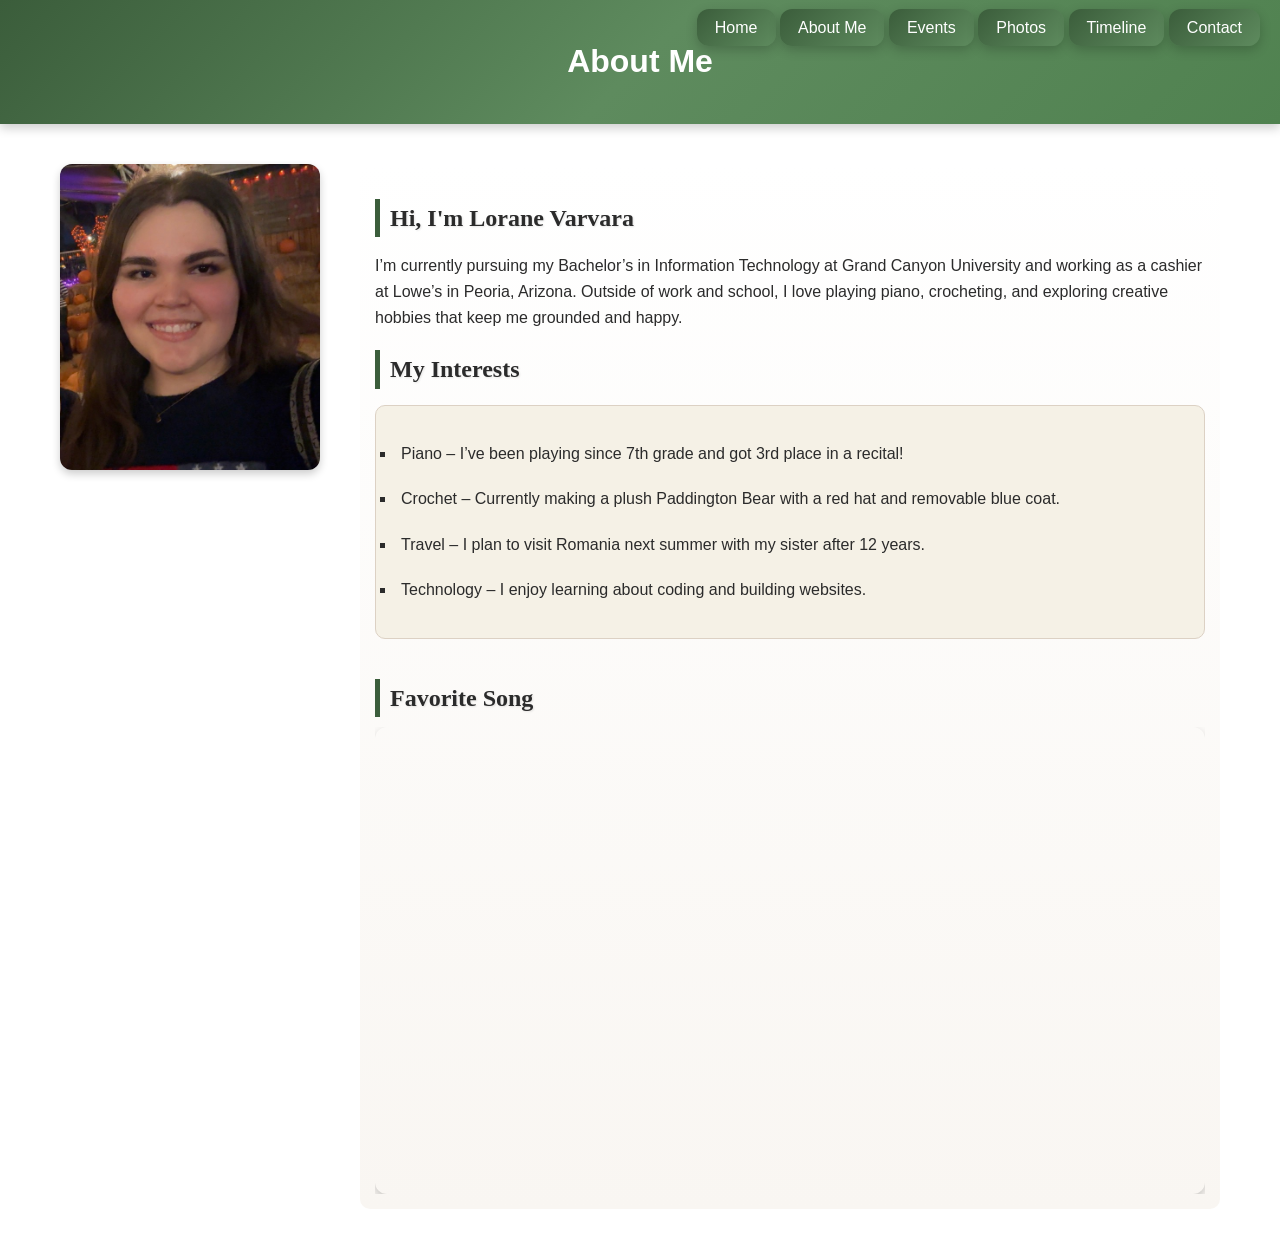
<file: cst-120-assignment/about.html>
<!DOCTYPE html>
<html lang="en">
<head>
  <meta charset="UTF-8">
  <meta name="viewport" content="width=device-width, initial-scale=1.0">
  <title>About Me</title>
  <link href="https://fonts.googleapis.com/css2?family=Poppins:wght@400;600&display=swap" rel="stylesheet">
  <link rel="stylesheet" href="style.css">
</head>

<body class="about">
  <header role="banner">
    <h1>About Me</h1>
    <nav aria-label="Main navigation">
      <a href="home.html">Home</a>
      <a href="about.html">About Me</a>
      <a href="events.html">Events</a>
      <a href="photos.html">Photos</a>
      <a href="timeline.html">Timeline</a>
      <a href="contact.html">Contact</a>
    </nav>
  </header>

  <div class="container">
    <img src="pumpkin.jpg" alt="Portrait of Lorane Varvara">
    <div class="content">
      <h2>Hi, I'm Lorane Varvara</h2>
      <p>
        I’m currently pursuing my Bachelor’s in Information Technology at Grand Canyon University and working as a cashier at Lowe’s in Peoria, Arizona. 
        Outside of work and school, I love playing piano, crocheting, and exploring creative hobbies that keep me grounded and happy.
      </p>

      <h2>My Interests</h2>
      <ul>
        <li>Piano – I’ve been playing since 7th grade and got 3rd place in a recital!</li>
        <li>Crochet – Currently making a plush Paddington Bear with a red hat and removable blue coat.</li>
        <li>Travel – I plan to visit Romania next summer with my sister after 12 years.</li>
        <li>Technology – I enjoy learning about coding and building websites.</li>
      </ul>

 <div class="video-section" aria-label="Favorite song video">
  <h2>Favorite Song</h2>
  <div class="video-wrapper">
    <iframe 
      src="https://www.youtube.com/embed/KOIEo_74L-Q?si=GsW_HaHPWtl-Mct8" 
      title="Lorane's favorite song" 
      frameborder="0" 
      allow="accelerometer; autoplay; clipboard-write; encrypted-media; gyroscope; picture-in-picture; web-share" 
      allowfullscreen>
    </iframe>
  </div>
</div>
  </div>
</body>
</html>
</file>
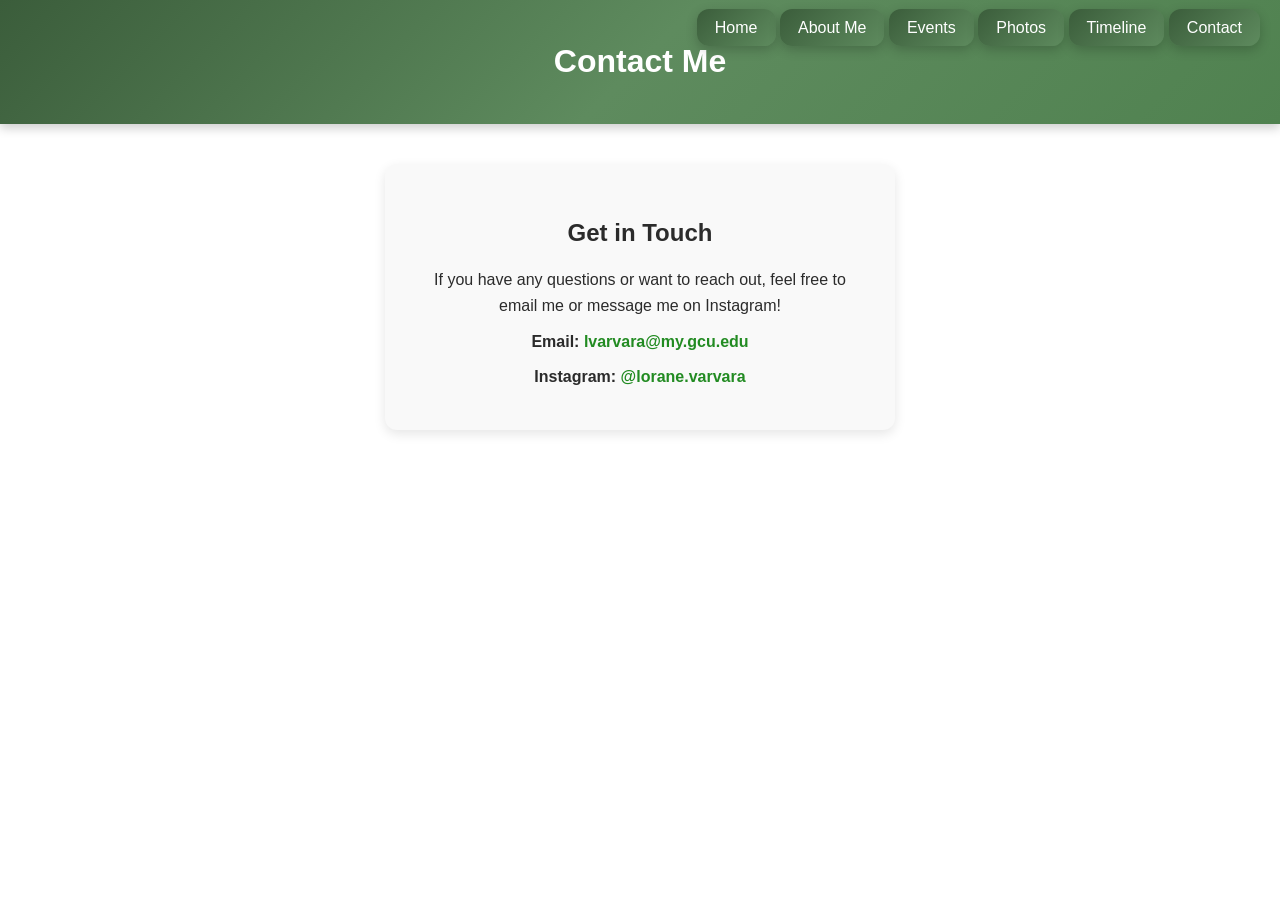
<file: cst-120-assignment/contact.html>
<!DOCTYPE html>
<html lang="en">
<head>
  <meta charset="UTF-8">
  <meta name="viewport" content="width=device-width, initial-scale=1.0">
  <title>Contact Me</title>
  <link rel="stylesheet" href="style.css">
</head>
<body class="contact">

  <header role="banner">
    <h1>Contact Me</h1>
    <nav aria-label="Main navigation">
      <a href="home.html">Home</a>
      <a href="about.html">About Me</a>
      <a href="events.html">Events</a>
      <a href="photos.html">Photos</a>
      <a href="timeline.html">Timeline</a>
      <a href="contact.html">Contact</a>
    </nav>
  </header>

  <div class="contact-section">
    <div class="contact-box">
      <h2>Get in Touch</h2>
      <p>If you have any questions or want to reach out, feel free to email me or message me on Instagram!</p>

      <p><strong>Email:</strong> <a href="mailto:lvarvara@my.gcu.edu">lvarvara@my.gcu.edu</a></p>
      <p><strong>Instagram:</strong> <a href="https://www.instagram.com/lorane.varvara" target="_blank">@lorane.varvara</a></p>
    </div>
  </div>

</body>
</html>
</file>
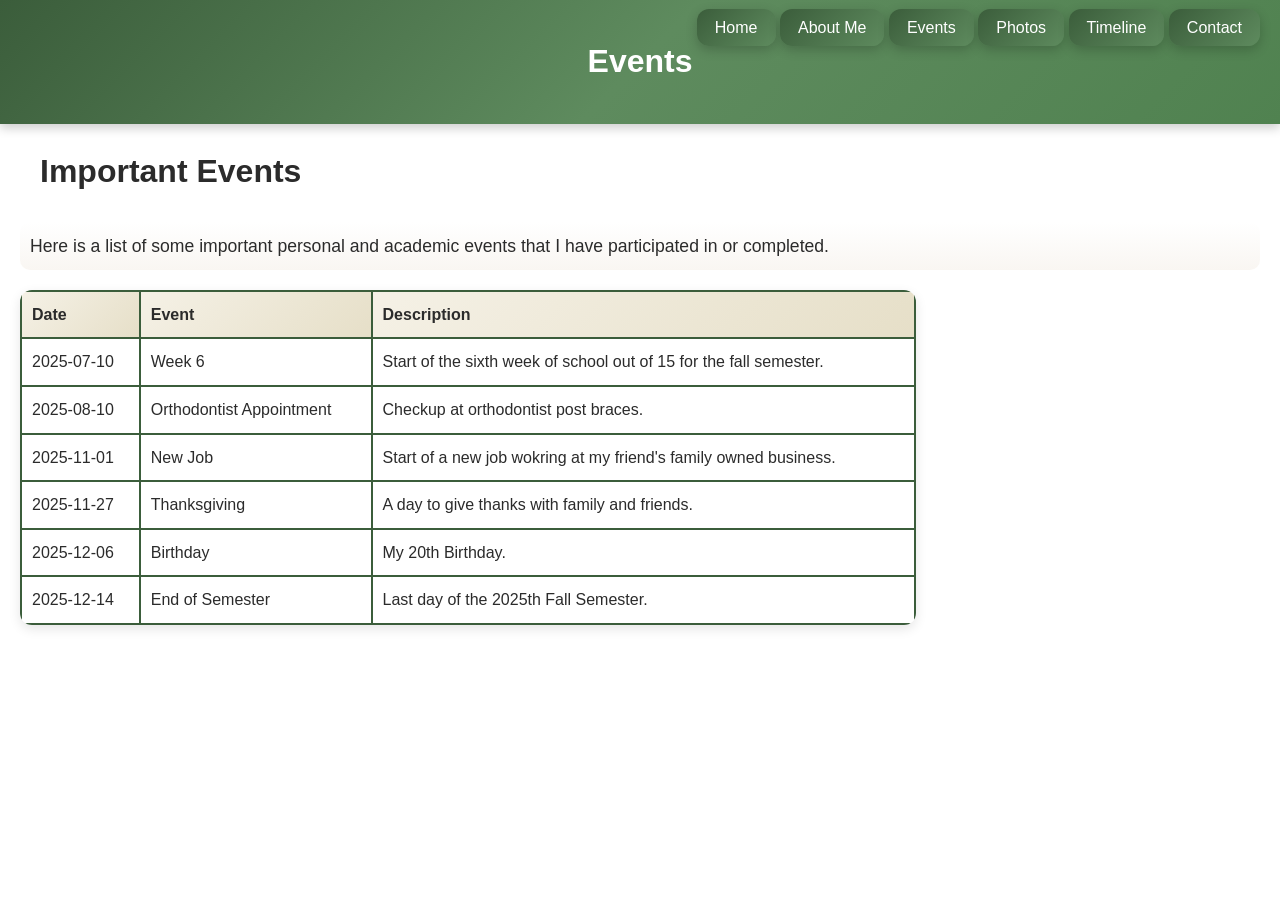
<file: cst-120-assignment/events.html>
<!DOCTYPE html>
<html lang="en">
<head>
  <meta charset="UTF-8">
  <meta name="viewport" content="width=device-width, initial-scale=1.0">
  <title>Lorane Varvara - Events</title>
  <link href="https://fonts.googleapis.com/css2?family=Poppins:wght@400;600&display=swap" rel="stylesheet">
  <link rel="stylesheet" href="style.css">
</head>

<body class="events">
  <header role="banner">
    <h1>Events</h1>
    <nav aria-label="Main navigation">
      <a href="home.html">Home</a>
      <a href="about.html">About Me</a>
      <a href="events.html">Events</a>
      <a href="photos.html">Photos</a>
      <a href="timeline.html">Timeline</a>
      <a href="contact.html">Contact</a>
    </nav>
  </header>

  <h1 id="page-title">Important Events</h1>
  <p>Here is a list of some important personal and academic events that I have participated in or completed.</p>

  <table role="table" aria-label="List of important events">
    <thead>
      <tr>
        <th scope="col">Date</th>
        <th scope="col">Event</th>
        <th scope="col">Description</th>
      </tr>
    </thead>
    <tbody>
      <tr>
        <td>2025-07-10</td>
        <td>Week 6</td>
        <td>Start of the sixth week of school out of 15 for the fall semester.</td>
      </tr>
      <tr>
        <td>2025-08-10</td>
        <td>Orthodontist Appointment</td>
        <td>Checkup at orthodontist post braces.</td>
      </tr>
      <tr>
        <td>2025-11-01</td>
        <td>New Job</td>
        <td>Start of a new job wokring at my friend's family owned business.</td>
      </tr>
      <tr>
        <td> 2025-11-27</td>
        <td> Thanksgiving</td>
        <td> A day to give thanks with family and friends. </td>
      </tr>
      <tr>
        <td> 2025-12-06</td>
        <td> Birthday </td>
        <td> My 20th Birthday.</td>
      </tr>
      <tr>
        <td> 2025-12-14</td>
        <td> End of Semester</td>
        <td> Last day of the 2025th Fall Semester. </td>
      </tr>
        </td>
      </tr>
    </tbody>
  </table>
</body>
</html>
</file>
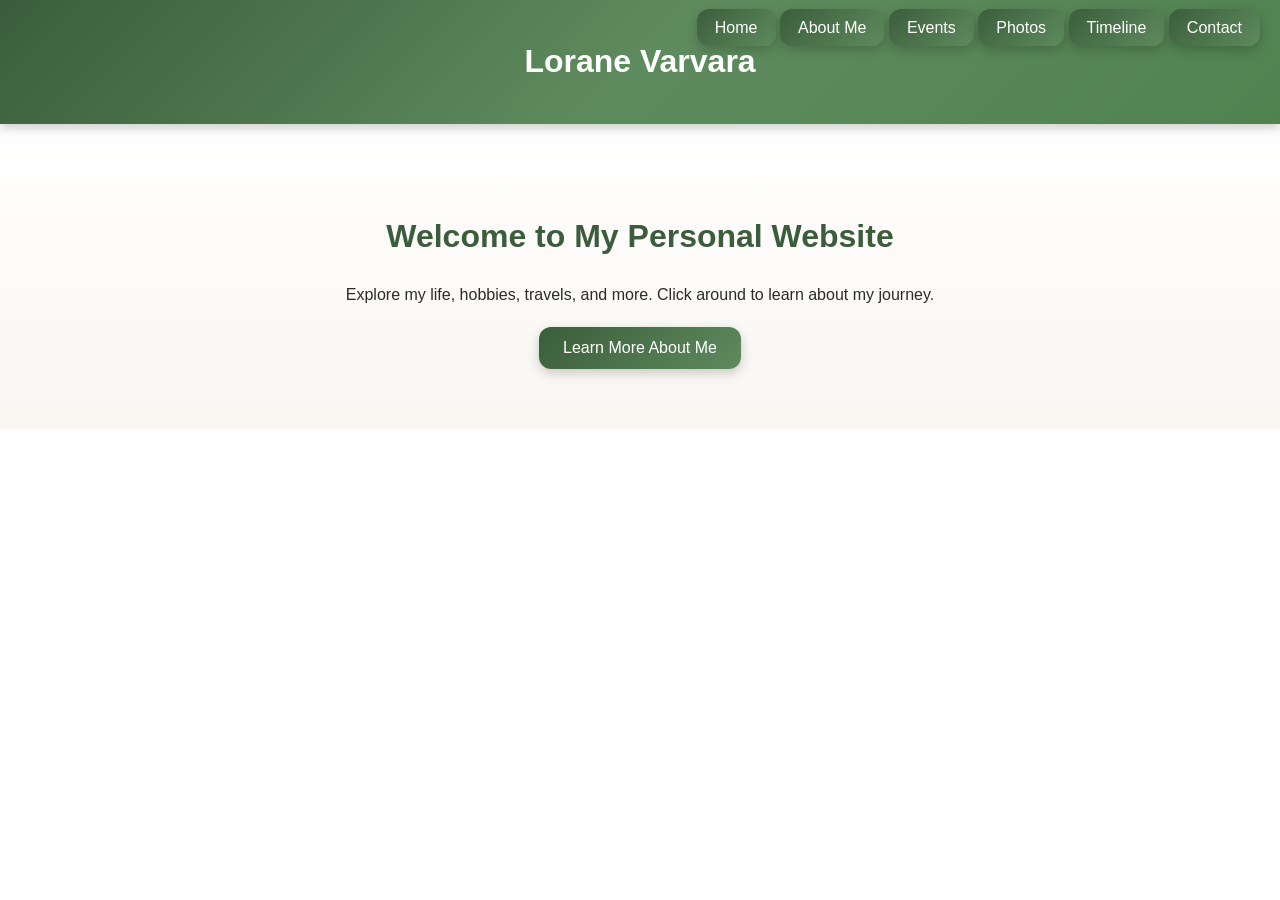
<file: cst-120-assignment/home.html>
<!DOCTYPE html>
<html lang="en">
<head>
  <meta charset="UTF-8">
  <meta name="viewport" content="width=device-width, initial-scale=1.0">
  <title>Lorane Varvara - Home</title>
  <link href="https://fonts.googleapis.com/css2?family=Poppins:wght@400;600&display=swap" rel="stylesheet">
  <link rel="stylesheet" href="style.css">
</head>

<body class="home">
  <header role="banner">
    <h1>Lorane Varvara</h1>
    <nav aria-label="Main navigation">
      <a href="home.html">Home</a>
      <a href="about.html">About Me</a>
      <a href="events.html">Events</a>
      <a href="photos.html">Photos</a>
      <a href="timeline.html">Timeline</a>
      <a href="contact.html">Contact</a>
    </nav>
  </header>

  <div class="home-intro">
    <h2>Welcome to My Personal Website</h2>
    <p>Explore my life, hobbies, travels, and more. Click around to learn about my journey.</p>
    <button onclick="window.location.href='about.html'">Learn More About Me</button>
  </div>
</body>
</html>
</file>
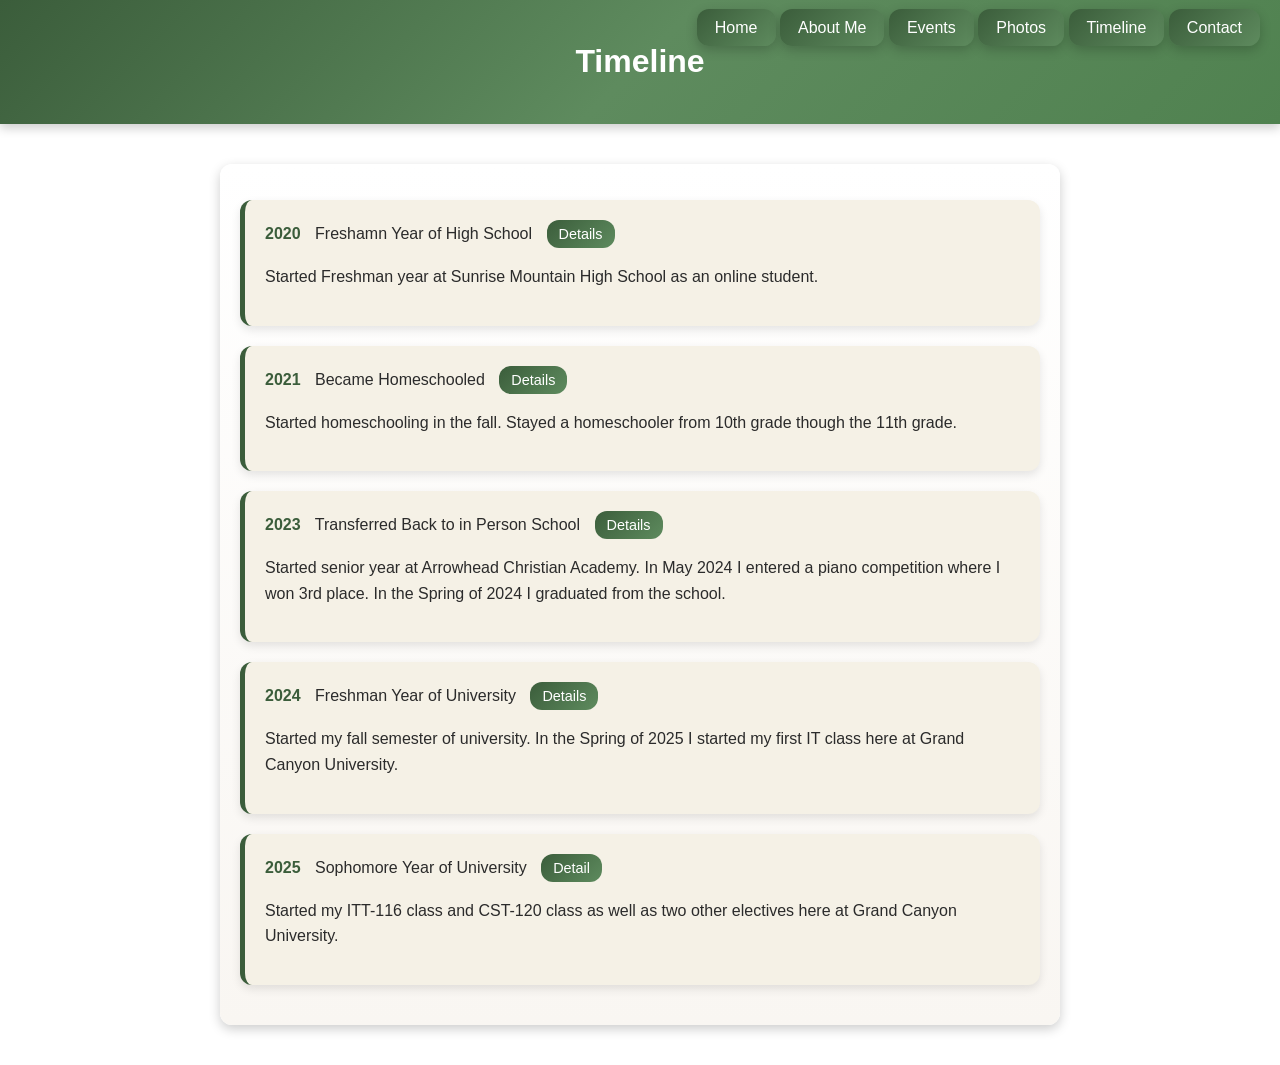
<file: cst-120-assignment/timeline.html>
<!DOCTYPE html>
<html lang="en">
<head>
  <meta charset="UTF-8">
  <meta name="viewport" content="width=device-width, initial-scale=1.0">
  <title>Timeline</title>
  <link rel="stylesheet" href="style.css">
  <script src="script.js" defer></script>
</head>

<body class="timeline">
  <header>
    <h1>Timeline</h1>
    <nav>
      <a href="home.html">Home</a>
      <a href="about.html">About Me</a>
      <a href="events.html">Events</a>
      <a href="photos.html">Photos</a>
      <a href="timeline.html">Timeline</a>
      <a href="contact.html">Contact</a>
    </nav>
  </header>

  <div class="timeline-content">
    <ul class="timeline-list">
      <li>
        <span class="date">2020</span>
        Freshamn Year of High School
        <button class="toggle-detail">Details</button>
        <p class="details">Started Freshman year at Sunrise Mountain High School as an online student.</p>
        </li>
      <li>
        <span class="date">2021</span>
        Became Homeschooled
        <button class="toggle-detail">Details</button>
        <p class="details"> Started homeschooling in the fall. Stayed a homeschooler from 10th grade though the 11th grade.</p>
      </li>
      <li>
        <span class="date">2023</span>
        Transferred Back to in Person School
        <button class="toggle-detail">Details</button>
        <p class="details">Started senior year at Arrowhead Christian Academy. In May 2024 I entered a piano competition where I won 3rd place. In the Spring of 2024 I graduated from the school.</p>
      </li>
      <li>
        <span class="date">2024</span>
        Freshman Year of University
        <button class="toggle-detail">Details</button>
        <p clas="details"> Started my fall semester of university. In the Spring of 2025 I started my first IT class here at Grand Canyon University.</p>
        </li>
        <li>
          <span class="date">2025</span>
          Sophomore Year of University
          <button class="toggle-detail">Detail</button>
          <p class="details"> Started my ITT-116 class and CST-120 class as well as two other electives here at Grand Canyon University. </p>
        </li>
    </ul>
  </div>
</body>
</html>
</file>
<file: cst-120-assignment/style.css>
/* ==============================
   General Styles
============================== */
body {
  font-family: 'Segoe UI', Tahoma, Geneva, Verdana, sans-serif;
  background-color: #ffffff;
  color: #2b2b2b;
  margin: 0;
  padding: 0;
  line-height: 1.6;
  scroll-behavior: smooth;
}

/* ==============================
   Header & Nav (All Pages)
============================== */
header {
  background: linear-gradient(135deg, #3b5d3b 0%, #5e8b5e 50%, #508250 100%);
  color: white;
  padding: 15px;
  text-align: center;
  position: relative;
  box-shadow: 0 4px 10px rgba(0,0,0,0.2);
}

nav {
  position: absolute;
  top: 15px;
  right: 20px;
}

nav a {
  color: white;
  background: linear-gradient(135deg, #3b5d3b, #5e8b5e);
  padding: 10px 18px;
  text-decoration: none;
  border-radius: 12px;
  box-shadow: 0 4px 12px rgba(0,0,0,0.2);
  transition: transform 0.3s ease, box-shadow 0.3s ease, background 0.5s ease;
}

nav a:hover {
  transform: scale(1.05);
  box-shadow: 0 6px 18px rgba(0,0,0,0.3);
  background: linear-gradient(135deg, #5e8b5e, #769e76);
}

/* ==============================
   Home Page Styles
============================== */
body.home .home-intro {
  padding: 60px;
  text-align: center;
  background: linear-gradient(180deg, #ffffff 0%, #f9f6f2 100%);
}

body.home .home-intro h2 {
  font-size: 2em;
  color: #3b5d3b;
  margin-bottom: 20px;
}

body.home .home-intro p {
  max-width: 600px;
  margin: 0 auto 20px;
  color: #2b2b2b;
}

body.home .home-intro button {
  padding: 12px 24px;
  font-size: 1em;
  background: linear-gradient(135deg, #3b5d3b, #5e8b5e);
  color: white;
  border: none;
  border-radius: 12px;
  cursor: pointer;
  box-shadow: 0 4px 12px rgba(0,0,0,0.2);
  transition: transform 0.3s ease, box-shadow 0.3s ease, background 0.5s ease;
}

body.home .home-intro button:hover {
  transform: scale(1.05);
  box-shadow: 0 6px 18px rgba(0,0,0,0.3);
  background: linear-gradient(135deg, #5e8b5e, #769e76);
}

/* ==============================
   About Page Styles
============================== */
body.about .container {
  display: flex;
  align-items: flex-start;
  padding: 40px 60px;
  gap: 40px;
}

body.about img {
  width: 260px;
  border-radius: 12px;
  box-shadow: 0 4px 8px rgba(0,0,0,0.2);
  transition: transform 0.4s ease, box-shadow 0.4s ease;
}

body.about img:hover {
  transform: translateY(-3px) scale(1.02);
}

body.about .content {
  flex: 1;
  background: linear-gradient(180deg, #ffffff 0%, #f9f6f2 100%);
  padding: 15px;
  border-radius: 10px;
}

body.about h2 {
  border-left: 5px solid #3b5d3b;
  padding-left: 10px;
  color: #2b2b2b;
  font-family: 'Georgia', serif;
  margin-top: 20px;
  margin-bottom: 10px;
  text-shadow: 1px 1px 2px rgba(0,0,0,0.1);
  transition: color 0.3s ease;
}

body.about h2:hover {
  color: #5e8b5e;
}

body.about ul {
  background-color: #f5f1e6;
  border: 1px solid #dcd1c4;
  border-radius: 10px;
  padding: 20px;
  list-style-type: square;
}

body.about ul li {
  margin: 10px 0;
  padding: 5px;
  transition: background-color 0.3s ease, transform 0.3s ease;
}

body.about ul li:hover {
  background-color: #e6dfd0;
  transform: translateX(3px);
}

body.about .video-section {
  margin-top: 40px;
}

body.about iframe {
  border-radius: 12px;
  box-shadow: 0 4px 10px rgba(0,0,0,0.2);
  transition: transform 0.3s ease, box-shadow 0.3s ease;
}

body.about iframe:hover {
  transform: scale(1.02);
  box-shadow: 0 6px 14px rgba(0,0,0,0.3);
}
.video-wrapper {
  position: relative;
  padding-bottom: 56.25%; /* 16:9 aspect ratio */
  height: 0;
  overflow: hidden;
}

.video-wrapper iframe {
  position: absolute;
  top: 0;
  left: 0;
  width: 100%;
  height: 100%;
  border: 0;
}
/* ==============================
   Events Page Styles
============================== */
body.events {
  padding-bottom: 60px;
}

body.events #page-title {
  margin-bottom: 25px;
  margin-left: 40px;
}

body.events p {
  margin: 20px;
  font-size: 1.1em;
  background: linear-gradient(180deg, #ffffff 0%, #f9f6f2 100%);
  padding: 10px;
  border-radius: 10px;
}

body.events table {
  border-collapse: collapse;
  width: 70%;
  margin: 20px;
  border-radius: 12px;
  overflow: hidden;
  box-shadow: 0 4px 12px rgba(0,0,0,0.1);
}

body.events th, body.events td {
  border: 2px solid #3b5d3b;
  padding: 10px;
  text-align: left;
}

body.events th {
  background: linear-gradient(135deg, #f5f1e6, #e6dfc8);
}

body.events tr:nth-child(even) {
  background-color: #ffffff;
}

body.events tr {
  transition: transform 0.3s ease, box-shadow 0.3s ease, background-color 0.3s ease;
}

body.events tr:hover {
  background-color: #e6dfd0;
  transform: translateY(-2px);
  box-shadow: 0 4px 12px rgba(0,0,0,0.1);
}

/* ==============================
   Photos Page Styles
============================== */
body.photos main {
  padding: 40px;
  background: linear-gradient(180deg, #ffffff 0%, #f9f6f2 100%);
  min-height: 80vh;
}

body.photos .intro {
  text-align: center;
  margin-bottom: 30px;
}

body.photos .intro h2 {
  color: #3b5d3b;
  font-size: 1.8em;
  margin-bottom: 10px;
}

body.photos .intro p {
  color: #4a4a4a;
  max-width: 700px;
  margin: 0 auto;
  font-size: 1.1em;
}

.photo-grid {
  display: flex;
  flex-wrap: wrap;
  justify-content: center;
  gap: 25px;
}

.photo-grid img {
  width: 240px;
  height: 240px;
  object-fit: cover;
  border-radius: 15px;
  box-shadow: 0 4px 10px rgba(0,0,0,0.2);
  transition: transform 0.3s ease, box-shadow 0.3s ease;
}

.photo-grid img:hover {
  transform: scale(1.05);
  box-shadow: 0 8px 18px rgba(0,0,0,0.3);
}

/* ==============================
   Timeline Page Styles
============================== */
body.timeline .timeline-content {
  max-width: 800px;
  margin: 40px auto;
  padding: 20px;
  background: linear-gradient(180deg, #ffffff 0%, #f9f6f2 100%);
  border-radius: 12px;
  box-shadow: 0 4px 12px rgba(0,0,0,0.2);
}

body.timeline .timeline-content .timeline-list {
  list-style: none;
  padding-left: 0;
}

body.timeline .timeline-content .timeline-list li {
  background-color: #f5f1e6;
  margin-bottom: 20px;
  padding: 20px;
  border-left: 5px solid #3b5d3b;
  border-radius: 12px;
  position: relative;
  box-shadow: 0 4px 10px rgba(0,0,0,0.1);
  transition: transform 0.3s ease, box-shadow 0.3s ease;
}

body.timeline .timeline-content .timeline-list li:hover {
  transform: translateY(-2px);
  box-shadow: 0 6px 14px rgba(0,0,0,0.15);
}

body.timeline .timeline-content .timeline-list li .date {
  font-weight: 600;
  color: #3b5d3b;
  margin-right: 10px;
}

body.timeline .timeline-content .timeline-list li button.toggle-detail {
  display: inline-block;
  margin-left: 10px;
  padding: 6px 12px;
  font-size: 0.9em;
  border-radius: 12px;
  border: none;
  background: linear-gradient(135deg, #3b5d3b, #5e8b5e);
  color: white;
  cursor: pointer;
  transition: transform 0.3s ease, box-shadow 0.3s ease, background 0.5s ease;
}

body.timeline .timeline-content .timeline-list li button.toggle-detail:hover {
  transform: scale(1.05);
  box-shadow: 0 6px 14px rgba(0,0,0,0.2);
  background: linear-gradient(135deg, #5e8b5e, #769e76);
}

body.timeline .timeline-content .timeline-list li .detail {
  margin-top: 10px;
  display: none;
}

body.timeline .timeline-content .hidden {
  display: none;
}

/* ==============================
   Contact Page Styles (Tooltips)
============================== */
.contact-list {
  max-width: 500px;
  margin: 40px auto;
  padding: 20px;
}

.contact-list ul {
  list-style: none;
  padding-left: 0;
}

.contact-list li {
  margin-bottom: 20px;
  position: relative;
  cursor: pointer;
  font-weight: 600;
  color: #2b2b2b;
}

.contact-list li span {
  display: inline-block;
  margin-left: 10px;
  background-color: #3b5d3b;
  color: white;
  padding: 5px 10px;
  border-radius: 12px;
  opacity: 0;
  transition: opacity 0.3s ease;
  pointer-events: none;
}

.contact-list li:hover span {
  opacity: 1;
}
.contact-section {
  display: flex;
  justify-content: center; /* center the box, change to flex-start for left alignment */
  padding: 40px 20px;
}

.contact-box {
  width: 100%;
  max-width: 450px; /* size of the box */
  background-color: #f9f9f9; /* light background */
  padding: 30px;
  border-radius: 12px;
  box-shadow: 0 4px 12px rgba(0,0,0,0.1);
  text-align: center; /* center text, change to left if you prefer */
}

.contact-box h2 {
  margin-bottom: 15px;
}

.contact-box p {
  margin: 10px 0;
  font-size: 1rem;
}

.contact-box a {
  color: #228B22; /* forest green */
  text-decoration: none;
  font-weight: bold;
}

.contact-box a:hover {
  text-decoration: underline;
}
/* ==============================
   Footer Styles
============================== */
footer {
  text-align: center;
  padding: 15px;
  background: linear-gradient(135deg, #3b5d3b 0%, #5e8b5e 100%);
  color: white;
  margin-top: 40px;
  border-top-left-radius: 12px;
  border-top-right-radius: 12px;
}
</file>
